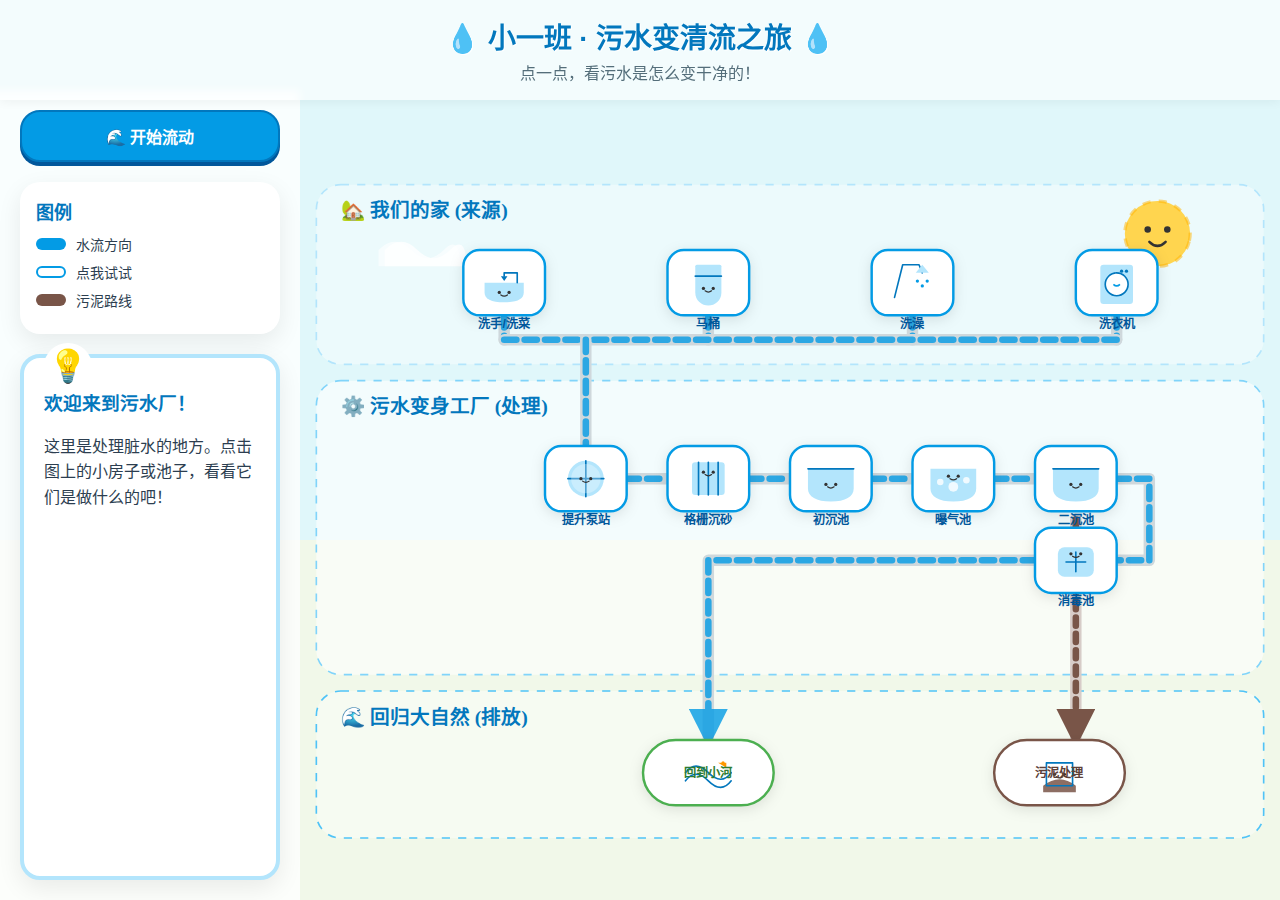
<file: index.html>
<!DOCTYPE html>
<html lang="zh-CN">

<head>
  <meta charset="utf-8" />
  <meta name="viewport" content="width=device-width, initial-scale=1, maximum-scale=1" />
  <title>小一班 · 污水处理厂互动流程图</title>
  <meta name="description" content="面向小朋友的污水处理流程互动演示：从产生、管道输送、处理到排放。" />
  <link rel="stylesheet" href="./styles.css" />
</head>

<body>
  <header class="app-header">
    <h1>💧 小一班 · 污水变清流之旅 💧</h1>
    <p class="subtitle">点一点，看污水是怎么变干净的！</p>
  </header>

  <main class="app-main">
    <aside class="sidebar">
      <div class="controls">
        <button id="toggleFlow" class="btn primary">🌊 开始流动</button>
      </div>
      <div class="legend">
        <h3>图例</h3>
        <div class="legend-row"><span class="chip chip-water"></span> 水流方向</div>
        <div class="legend-row"><span class="chip chip-node"></span> 点我试试</div>
        <div class="legend-row"><span class="chip chip-sludge"></span> 污泥路线</div>
      </div>
      <div class="info-panel" id="infoPanel">
        <h3 id="infoTitle">欢迎来到污水厂！</h3>
        <p id="infoText">这里是处理脏水的地方。点击图上的小房子或池子，看看它们是做什么的吧！</p>
      </div>
    </aside>

    <section class="diagram">
      <!-- 新的布局：1200x800 -->
      <svg id="flowSvg" viewBox="0 0 1200 800" role="img" aria-label="污水处理流程图">
        <defs>
          <!-- 箭头 -->
          <marker id="arrow" viewBox="0 0 10 10" refX="8" refY="5" markerWidth="6" markerHeight="6" orient="auto">
            <path d="M 0 0 L 10 5 L 0 10 z" fill="#039be5" />
          </marker>
          <marker id="arrow-sludge" viewBox="0 0 10 10" refX="8" refY="5" markerWidth="6" markerHeight="6"
            orient="auto">
            <path d="M 0 0 L 10 5 L 0 10 z" fill="#795548" />
          </marker>

          <!-- 通用脸部 (Kawaii Face) -->
          <symbol id="face-happy" viewBox="0 0 20 10">
            <circle cx="4" cy="4" r="2" fill="#333" />
            <circle cx="16" cy="4" r="2" fill="#333" />
            <path d="M6 7 Q10 10 14 7" fill="none" stroke="#333" stroke-width="1.5" stroke-linecap="round" />
          </symbol>

          <!-- 新增生活来源图标 -->
          <symbol id="icon-toilet" viewBox="0 0 64 64">
            <path d="M16 24 H48 V44 C48 54 40 60 32 60 C24 60 16 54 16 44 V24 Z" class="icon-fill" />
            <rect x="16" y="10" width="32" height="14" rx="2" class="icon-fill" />
            <path d="M16 24 H48" class="icon-path" />
            <use href="#face-happy" x="22" y="35" width="20" height="10" />
          </symbol>

          <symbol id="icon-shower" viewBox="0 0 64 64">
            <path d="M10 50 L20 10 L40 10 L44 20" class="icon-path" fill="none" />
            <path d="M36 20 L52 20 L44 10 Z" class="icon-fill" />
            <!-- 水滴 -->
            <circle cx="38" cy="30" r="2" fill="#039be5" />
            <circle cx="44" cy="36" r="2" fill="#039be5" />
            <circle cx="50" cy="30" r="2" fill="#039be5" />
          </symbol>

          <symbol id="icon-washer" viewBox="0 0 64 64">
            <rect x="12" y="10" width="40" height="48" rx="4" class="icon-fill" />
            <circle cx="32" cy="34" r="14" fill="#fff" stroke="#0277bd" stroke-width="2" />
            <path d="M28 34 Q32 38 36 34" fill="none" stroke="#039be5" stroke-width="2" />
            <circle cx="44" cy="18" r="2" fill="#0277bd" />
            <circle cx="38" cy="18" r="2" fill="#0277bd" />
          </symbol>

          <symbol id="icon-sink" viewBox="0 0 64 64">
            <path d="M8 32 H56 V44 C56 52 48 56 32 56 C16 56 8 52 8 44 V32 Z" class="icon-fill" />
            <path d="M48 32 V20 H32 V24" class="icon-path" fill="none" />
            <path d="M28 24 H36 L32 30 Z" fill="#0277bd" />
            <use href="#face-happy" x="22" y="40" width="20" height="10" />
          </symbol>

          <!-- 图标定义 -->
          <symbol id="icon-house" viewBox="0 0 64 64">
            <path d="M8 32 L32 10 L56 32 V54 H8 V32 Z" class="icon-fill" />
            <path d="M8 32 L32 10 L56 32" class="icon-path" />
            <rect x="24" y="36" width="16" height="18" class="icon-path" fill="#fff" />
            <!-- 烟囱 -->
            <rect x="42" y="16" width="8" height="12" fill="#90a4ae" />
          </symbol>

          <symbol id="icon-pipe" viewBox="0 0 64 64">
            <rect x="4" y="20" width="56" height="24" rx="12" class="icon-fill" />
            <path d="M10 32 H54" class="icon-path" stroke-dasharray="4 4" />
          </symbol>
          <symbol id="icon-pump" viewBox="0 0 64 64">
            <circle cx="32" cy="32" r="22" class="icon-fill" />
            <path d="M32 10 V54 M10 32 H54" class="icon-path" />
            <circle cx="32" cy="32" r="18" fill="#fff" opacity="0.3" />
            <use href="#face-happy" x="22" y="28" width="20" height="10" />
          </symbol>

          <symbol id="icon-grid" viewBox="0 0 64 64">
            <rect x="12" y="12" width="40" height="40" rx="4" class="icon-fill" />
            <path d="M20 12 V52 M32 12 V52 M44 12 V52" class="icon-path" />
            <use href="#face-happy" x="22" y="20" width="20" height="10" />
          </symbol>

          <symbol id="icon-tank" viewBox="0 0 64 64">
            <path d="M4 20 H60 V44 C60 54 50 60 32 60 C14 60 4 54 4 44 V20 Z" class="icon-fill" />
            <path d="M4 20 H60" class="icon-path" />
            <use href="#face-happy" x="22" y="35" width="20" height="10" />
          </symbol>

          <symbol id="icon-bubbles" viewBox="0 0 64 64">
            <path d="M4 20 H60 V44 C60 54 50 60 32 60 C14 60 4 54 4 44 V20 Z" class="icon-fill" />
            <circle cx="16" cy="36" r="4" fill="#fff" opacity="0.8" />
            <circle cx="32" cy="42" r="6" fill="#fff" opacity="0.8" />
            <circle cx="48" cy="34" r="4" fill="#fff" opacity="0.8" />
            <use href="#face-happy" x="22" y="25" width="20" height="10" />
          </symbol>

          <symbol id="icon-disinfect" viewBox="0 0 64 64">
            <rect x="10" y="16" width="44" height="36" rx="8" class="icon-fill" />
            <path d="M32 22 V46 M20 34 H44" class="icon-path" stroke="#fff" stroke-width="4" />
            <use href="#face-happy" x="22" y="20" width="20" height="10" />
          </symbol>

          <symbol id="icon-river" viewBox="0 0 64 64">
            <path d="M4 32 Q16 16 32 32 T60 32" class="icon-path" />
            <path d="M4 42 Q16 26 32 42 T60 42" class="icon-path" />
            <circle cx="50" cy="20" r="2" fill="#ff9800" />
            <!-- 小鱼眼 -->
            <path d="M44 20 L54 20 L54 26 Z" fill="#ff9800" />
            <!-- 小鱼 -->
          </symbol>

          <symbol id="icon-sludge" viewBox="0 0 64 64">
            <path d="M12 48 Q32 32 52 48 V56 H12 Z" fill="#8d6e63" />
            <rect x="16" y="20" width="32" height="28" class="icon-path" fill="#d7ccc8" />
            <use href="#face-happy" x="22" y="30" width="20" height="10" />
          </symbol>
        </defs>

        <!-- 区域背景框 (更圆润，颜色更柔和) -->
        <!-- Source Zone: y=20, h=220 (was 180) -->
        <rect x="20" y="20" width="1160" height="220" fill="rgba(255,255,255,0.4)" rx="30" stroke="#b3e5fc"
          stroke-width="2" stroke-dasharray="10 10" />
        <text x="50" y="60" fill="#0277bd" font-size="24" font-weight="bold"
          style="font-family: 'Comic Sans MS', cursive;">🏡 我们的家 (来源)</text>

        <!-- Treatment Zone: y=260 (was 220), h=360 -->
        <rect x="20" y="260" width="1160" height="360" fill="rgba(255,255,255,0.6)" rx="30" stroke="#81d4fa"
          stroke-width="2" stroke-dasharray="10 10" />
        <text x="50" y="300" fill="#0277bd" font-size="24" font-weight="bold"
          style="font-family: 'Comic Sans MS', cursive;">⚙️ 污水变身工厂 (处理)</text>

        <!-- Discharge Zone: y=640 (was 600), h=180 -->
        <rect x="20" y="640" width="1160" height="180" fill="rgba(255,255,255,0.4)" rx="30" stroke="#4fc3f7"
          stroke-width="2" stroke-dasharray="10 10" />
        <text x="50" y="680" fill="#0277bd" font-size="24" font-weight="bold"
          style="font-family: 'Comic Sans MS', cursive;">🌊 回归大自然 (排放)</text>

        <!-- 背景装饰：天空与草地 (移到这里，位于背景框之上) -->
        <!-- 太阳 -->
        <g transform="translate(1050, 80)">
          <circle r="40" fill="#ffd54f" />
          <circle r="40" fill="none" stroke="#ffb300" stroke-width="4" stroke-dasharray="10 10" opacity="0.5">
            <animateTransform attributeName="transform" type="rotate" from="0" to="360" dur="20s"
              repeatCount="indefinite" />
          </circle>
          <!-- 太阳笑脸 -->
          <circle cx="-12" cy="-5" r="4" fill="#333" />
          <circle cx="12" cy="-5" r="4" fill="#333" />
          <path d="M-10 10 Q0 20 10 10" fill="none" stroke="#333" stroke-width="3" stroke-linecap="round" />
        </g>

        <!-- 云朵 -->
        <g opacity="0.8">
          <path d="M100 100 Q120 80 140 100 T180 100 T200 120 H100 Z" fill="#fff" />
          <animateTransform attributeName="transform" type="translate" values="0 0; 20 0; 0 0" dur="8s"
            repeatCount="indefinite" />
        </g>
        <g opacity="0.6" transform="translate(400, -20)">
          <path d="M100 100 Q120 80 140 100 T180 100 T200 120 H100 Z" fill="#fff" />
          <animateTransform attributeName="transform" type="translate" values="0 0; -30 0; 0 0" dur="12s"
            repeatCount="indefinite" />
        </g>


        <!-- 连线 (Pipes) -->
        <!-- 1. Sources -> Collector Pipe -> Pump -->

        <!-- 竖向连接管 (从节点底部 y=180 到 汇集管 y=210) -->
        <path d="M250 180 L250 210" class="pipe-bg" /> <!-- Sink -->
        <path d="M250 180 L250 210" class="flow-line" />

        <path d="M500 180 L500 210" class="pipe-bg" /> <!-- Toilet -->
        <path d="M500 180 L500 210" class="flow-line" />

        <path d="M750 180 L750 210" class="pipe-bg" /> <!-- Shower -->
        <path d="M750 180 L750 210" class="flow-line" />

        <path d="M1000 180 L1000 210" class="pipe-bg" /> <!-- Washer -->
        <path d="M1000 180 L1000 210" class="flow-line" />

        <!-- 汇集管：分为两段汇聚到中间 (y=210) -->
        <!-- 左边段 -->
        <path d="M250 210 L350 210" class="pipe-bg" />
        <path d="M250 210 L350 210" class="flow-line" />

        <!-- 右边段 -->
        <path d="M1000 210 L350 210" class="pipe-bg" />
        <path d="M1000 210 L350 210" class="flow-line" />

        <!-- 汇集后流向泵站 (x=350, Pump Top y=340) -->
        <path d="M350 210 L350 340" class="pipe-bg" />
        <path d="M350 210 L350 340" class="flow-line" />


        <!-- 2. Pump -> Grid (y=380) -->
        <path d="M400 380 L450 380" class="pipe-bg" />
        <path d="M400 380 L450 380" class="flow-line" />

        <!-- 3. Grid -> Primary -->
        <path d="M550 380 L600 380" class="pipe-bg" />
        <path d="M550 380 L600 380" class="flow-line" />

        <!-- 4. Primary -> Aeration -->
        <path d="M700 380 L750 380" class="pipe-bg" />
        <path d="M700 380 L750 380" class="flow-line" />

        <!-- 5. Aeration -> Secondary -->
        <path d="M850 380 L900 380" class="pipe-bg" />
        <path d="M850 380 L900 380" class="flow-line" />

        <!-- 6. Secondary -> Disinfect (Row 2 y=480) -->
        <path d="M1000 380 L1040 380 L1040 480 L1000 480" class="pipe-bg" />
        <path d="M1000 380 L1040 380 L1040 480 L1000 480" class="flow-line" />

        <!-- 7. Disinfect -> River (y=700) -->
        <path d="M900 480 L500 480 L500 700" class="pipe-bg" />
        <path d="M900 480 L500 480 L500 700" class="flow-line" marker-end="url(#arrow)" />

        <!-- 8. Sludge: Secondary -> Sludge Tank (y=700) -->
        <path d="M950 430 L950 700" class="pipe-bg" style="stroke: #d7ccc8;" />
        <path d="M950 430 L950 700" class="sludge-line" marker-end="url(#arrow-sludge)" />


        <!-- 节点 (Nodes) -->

        <!-- Sources (4个) - y=100 -->
        <g class="node-group step" id="src-sink" transform="translate(200, 100)" data-title="洗手/洗菜"
          data-text="洗手、洗菜、洗碗的水，虽然看起来不脏，但也需要处理哦。">
          <rect x="0" y="0" width="100" height="80" rx="20" class="node-bg" />
          <use href="#icon-sink" x="18" y="8" width="64" height="64" />
          <text x="50" y="95" class="node-title">洗手/洗菜</text>
        </g>

        <g class="node-group step" id="src-toilet" transform="translate(450, 100)" data-title="马桶冲水"
          data-text="冲马桶的水里有很多细菌和脏东西，一定要好好处理！">
          <rect x="0" y="0" width="100" height="80" rx="20" class="node-bg" />
          <use href="#icon-toilet" x="18" y="8" width="64" height="64" />
          <text x="50" y="95" class="node-title">马桶</text>
        </g>

        <g class="node-group step" id="src-shower" transform="translate(700, 100)" data-title="洗澡水"
          data-text="洗澡用了很多沐浴露和香皂，这些泡泡水也要去污水厂。">
          <rect x="0" y="0" width="100" height="80" rx="20" class="node-bg" />
          <use href="#icon-shower" x="18" y="8" width="64" height="64" />
          <text x="50" y="95" class="node-title">洗澡</text>
        </g>

        <g class="node-group step" id="src-washer" transform="translate(950, 100)" data-title="洗衣机"
          data-text="洗衣服的水里有洗衣液和衣服上的灰尘。">
          <rect x="0" y="0" width="100" height="80" rx="20" class="node-bg" />
          <use href="#icon-washer" x="18" y="8" width="64" height="64" />
          <text x="50" y="95" class="node-title">洗衣机</text>
        </g>

        <!-- Pump - y=340 -->
        <g class="node-group step" id="pump" transform="translate(300, 340)" data-title="提升泵站"
          data-text="泵站像大力士，把低处的污水抽到高处，让它能流进处理厂。">
          <rect x="0" y="0" width="100" height="80" rx="20" class="node-bg" />
          <use href="#icon-pump" x="18" y="8" width="64" height="64" />
          <text x="50" y="95" class="node-title">提升泵站</text>
        </g>

        <!-- Grid -->
        <g class="node-group step" id="pretreat" transform="translate(450, 340)" data-title="格栅与沉砂"
          data-text="像筛子一样，把大垃圾和沙石头拦住，保护后面的设备。">
          <rect x="0" y="0" width="100" height="80" rx="20" class="node-bg" />
          <use href="#icon-grid" x="18" y="8" width="64" height="64" />
          <text x="50" y="95" class="node-title">格栅沉砂</text>
        </g>

        <!-- Primary -->
        <g class="node-group step" id="primary" transform="translate(600, 340)" data-title="初沉池"
          data-text="让水静静地休息一会儿，重一点的脏东西就会沉到水底。">
          <rect x="0" y="0" width="100" height="80" rx="20" class="node-bg" />
          <use href="#icon-tank" x="18" y="8" width="64" height="64" />
          <text x="50" y="95" class="node-title">初沉池</text>
        </g>

        <!-- Aeration -->
        <g class="node-group step" id="aeration" transform="translate(750, 340)" data-title="曝气池"
          data-text="这里有很多微生物宝宝，给它们吹吹氧气，它们就会吃掉水里的脏东西！">
          <rect x="0" y="0" width="100" height="80" rx="20" class="node-bg" />
          <use href="#icon-bubbles" x="18" y="8" width="64" height="64" />
          <text x="50" y="95" class="node-title">曝气池</text>
        </g>

        <!-- Secondary -->
        <g class="node-group step" id="secondary" transform="translate(900, 340)" data-title="二沉池"
          data-text="微生物吃饱了，在这里和水分开。干净水在上面，泥巴在下面。">
          <rect x="0" y="0" width="100" height="80" rx="20" class="node-bg" />
          <use href="#icon-tank" x="18" y="8" width="64" height="64" />
          <text x="50" y="95" class="node-title">二沉池</text>
        </g>

        <!-- Disinfect - y=440 -->
        <g class="node-group step" id="disinfect" transform="translate(900, 440)" data-title="消毒池"
          data-text="加一点消毒水，把剩下的坏细菌消灭掉，水就变干净啦！">
          <rect x="0" y="0" width="100" height="80" rx="20" class="node-bg" />
          <use href="#icon-disinfect" x="18" y="8" width="64" height="64" />
          <text x="50" y="95" class="node-title">消毒池</text>
        </g>

        <!-- River - y=700 -->
        <g class="node-group step" id="outfall" transform="translate(420, 700)" data-title="清水排放"
          data-text="处理好的干净水，终于可以回到小河里，鱼儿们好开心！">
          <rect x="0" y="0" width="160" height="80" rx="40" class="node-bg" style="stroke: #4caf50;" />
          <use href="#icon-river" x="48" y="8" width="64" height="64" />
          <text x="80" y="45" class="node-title" style="fill: #2e7d32;">回到小河</text>
        </g>

        <!-- Sludge - y=700 -->
        <g class="node-group step" id="sludge" transform="translate(850, 700)" data-title="污泥处理"
          data-text="沉下来的泥巴被挤干水分，变成泥饼，运走做肥料或者填埋。">
          <rect x="0" y="0" width="160" height="80" rx="40" class="node-bg sludge-node" />
          <use href="#icon-sludge" x="48" y="8" width="64" height="64" />
          <text x="80" y="45" class="node-title" style="fill: #5d4037;">污泥处理</text>
        </g>

      </svg>
    </section>
  </main>

  <script src="./app.js"></script>
</body>

</html>
</file>
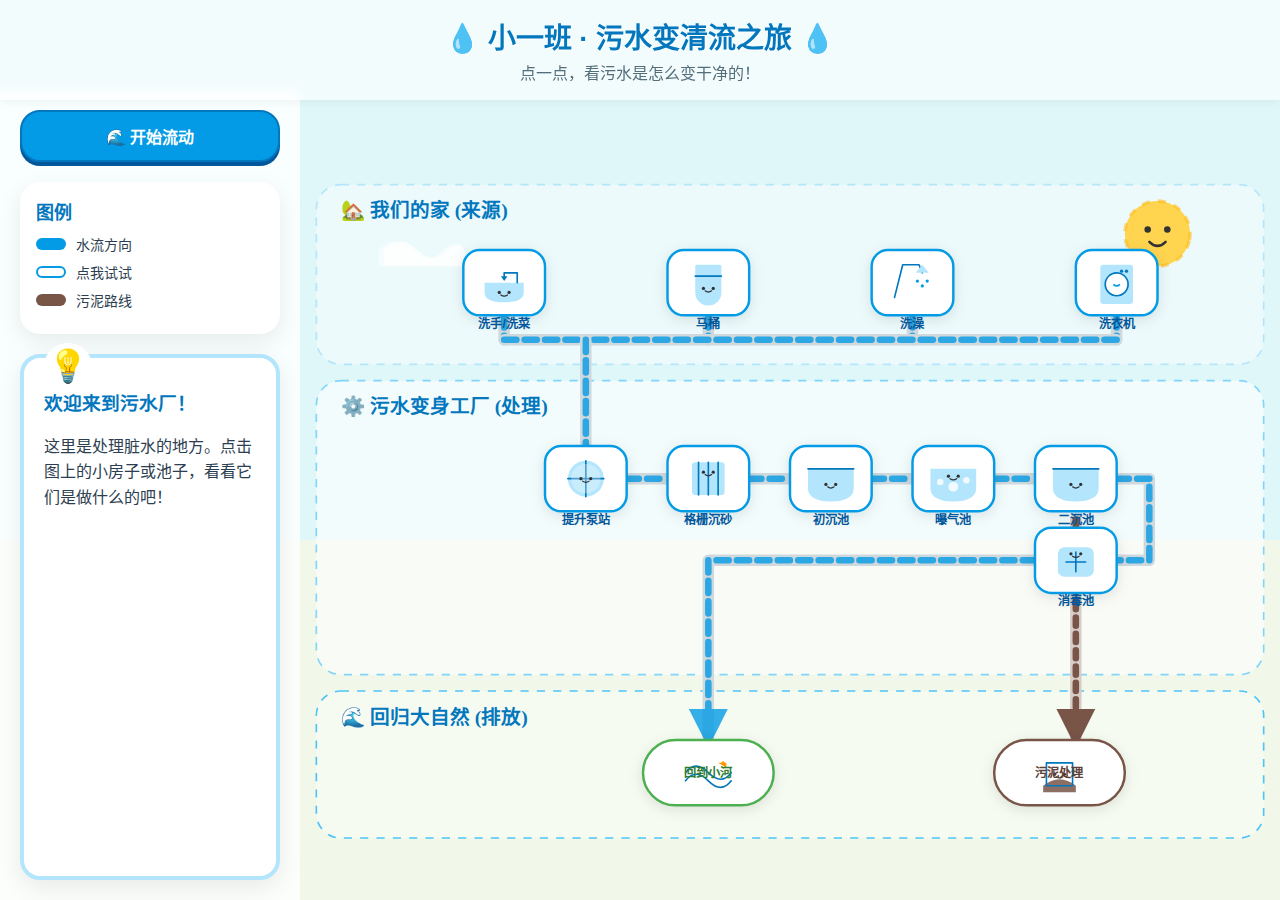
<file: packaged_index.html>
<!DOCTYPE html>
<html lang="zh-CN">

<head>
    <meta charset="utf-8" />
    <meta name="viewport" content="width=device-width, initial-scale=1, maximum-scale=1" />
    <title>小一班 · 污水处理厂互动流程图</title>
    <meta name="description" content="面向小朋友的污水处理流程互动演示：从产生、管道输送、处理到排放。" />
    <style>
        :root {
            /* 天空与背景 */
            --bg-sky: #e0f7fa;
            --bg-ground: #f1f8e9;

            /* 面板颜色 */
            --panel: #ffffff;
            --text: #2c3e50;
            --muted: #607d8b;

            /* 流程颜色 - 更鲜艳 */
            --primary: #039be5;
            /* 水的主色 */
            --primary-light: #b3e5fc;
            --sludge: #795548;
            /* 污泥 */
            --sludge-light: #d7ccc8;

            /* 节点背景 */
            --node-bg: #ffffff;
            --node-border: #0288d1;
            --node-shadow: rgba(2, 136, 209, 0.2);

            --shadow: 0 8px 24px rgba(0, 0, 0, 0.08);
            --radius: 20px;
        }

        * {
            box-sizing: border-box;
        }

        html,
        body {
            margin: 0;
            padding: 0;
            width: 100%;
            height: 100%;
            background: linear-gradient(to bottom, var(--bg-sky) 0%, var(--bg-sky) 60%, var(--bg-ground) 60%, var(--bg-ground) 100%);
            color: var(--text);
            font-family: "Comic Sans MS", "Chalkboard SE", "Softbrush", sans-serif;
            /* 尝试用一点可爱的字体，如果没有则回退 */
        }

        .app-header {
            padding: 16px;
            text-align: center;
            background: rgba(255, 255, 255, 0.6);
            backdrop-filter: blur(4px);
            position: fixed;
            top: 0;
            left: 0;
            right: 0;
            z-index: 100;
            box-shadow: 0 2px 10px rgba(0, 0, 0, 0.05);
        }

        .app-header h1 {
            margin: 0;
            font-size: 28px;
            color: #0277bd;
            text-shadow: 1px 1px 0 #fff;
        }

        .subtitle {
            margin: 4px 0 0;
            color: #546e7a;
            font-size: 16px;
        }

        .app-main {
            padding-top: 90px;
            /* header height */
            height: 100vh;
            display: flex;
            flex-direction: row;
            overflow: hidden;
        }

        .sidebar {
            width: 300px;
            padding: 20px;
            display: flex;
            flex-direction: column;
            gap: 20px;
            background: rgba(255, 255, 255, 0.8);
            z-index: 10;
        }

        .controls {
            display: flex;
            gap: 12px;
        }

        .btn {
            flex: 1;
            border: none;
            background: #fff;
            color: var(--primary);
            padding: 12px;
            border-radius: var(--radius);
            font-size: 16px;
            font-weight: bold;
            cursor: pointer;
            box-shadow: 0 4px 0 #b3e5fc;
            transition: transform 0.1s;
            border: 2px solid #b3e5fc;
        }

        .btn:active {
            transform: translateY(4px);
            box-shadow: none;
        }

        .btn.primary {
            background: var(--primary);
            color: #fff;
            border-color: #0277bd;
            box-shadow: 0 4px 0 #01579b;
        }

        .legend {
            background: #fff;
            padding: 16px;
            border-radius: var(--radius);
            box-shadow: var(--shadow);
        }

        .legend h3 {
            margin: 0 0 10px;
            font-size: 18px;
            color: #0277bd;
        }

        .legend-row {
            display: flex;
            align-items: center;
            gap: 10px;
            margin-bottom: 8px;
            font-size: 14px;
        }

        .chip {
            width: 30px;
            height: 12px;
            border-radius: 6px;
        }

        .chip-water {
            background: var(--primary);
        }

        .chip-sludge {
            background: var(--sludge);
        }

        .chip-node {
            background: #fff;
            border: 2px solid var(--primary);
        }

        .info-panel {
            flex: 1;
            background: #fff;
            border-radius: var(--radius);
            padding: 20px;
            box-shadow: var(--shadow);
            border: 4px solid #b3e5fc;
            position: relative;
        }

        .info-panel::before {
            content: "💡";
            position: absolute;
            top: -15px;
            left: 20px;
            font-size: 32px;
            background: #fff;
            border-radius: 50%;
            padding: 4px;
        }

        .info-panel h3 {
            margin-top: 10px;
            color: #0277bd;
        }

        .info-panel p {
            line-height: 1.6;
            font-size: 16px;
        }

        .diagram {
            flex: 1;
            position: relative;
            overflow: hidden;
            /* SVG pan/zoom if needed, but we'll fit to screen */
            display: flex;
            justify-content: center;
            align-items: center;
        }

        /* SVG Styles */
        #flowSvg {
            width: 100%;
            height: 100%;
            max-width: 1400px;
        }

        .node-group {
            cursor: pointer;
        }

        /* .node-group:hover { transform: scale(1.05); }  <-- Removed to prevent overriding SVG translate */

        .node-bg {
            fill: #fff;
            stroke: var(--primary);
            stroke-width: 3;
            transition: all 0.2s ease;
            filter: drop-shadow(0 4px 8px rgba(0, 0, 0, 0.1));
        }

        /* Bouncy Animation */
        @keyframes bounce {

            0%,
            100% {
                transform: scale(1);
            }

            50% {
                transform: scale(1.1);
            }
        }

        .node-group:hover .node-bg {
            stroke: var(--primary-600);
            stroke-width: 5;
            filter: drop-shadow(0 8px 16px rgba(3, 155, 229, 0.3));
            /* Bouncy effect */
            animation: bounce 0.6s cubic-bezier(0.68, -0.55, 0.265, 1.55) infinite;
            transform-box: fill-box;
            transform-origin: center;
        }

        .node-bg.sludge-node {
            stroke: var(--sludge);
        }

        /* Playful Font Override */
        body {
            font-family: "Comic Sans MS", "Chalkboard SE", "Softbrush", "Fredoka One", sans-serif;
        }

        .node-title {
            font-family: "Comic Sans MS", "Chalkboard SE", sans-serif;
            font-size: 15px;
            fill: #01579b;
            font-weight: bold;
            text-anchor: middle;
            pointer-events: none;
        }

        /* Paths */
        .pipe-bg {
            fill: none;
            stroke: #cfd8dc;
            stroke-width: 14;
            stroke-linecap: round;
            stroke-linejoin: round;
        }

        .flow-line {
            fill: none;
            stroke: var(--primary);
            stroke-width: 8;
            stroke-linecap: round;
            stroke-linejoin: round;
            stroke-dasharray: 15 10;
            stroke-dashoffset: 0;
            opacity: 0.8;
        }

        .sludge-line {
            fill: none;
            stroke: var(--sludge);
            stroke-width: 8;
            stroke-linecap: round;
            stroke-linejoin: round;
            stroke-dasharray: 10 10;
        }

        /* Animations */
        @keyframes flowAnim {
            to {
                stroke-dashoffset: -25;
            }
        }

        .playing .flow-line {
            animation: flowAnim 1s linear infinite;
        }

        .playing .sludge-line {
            animation: flowAnim 1.5s linear infinite;
        }

        .active .node-bg {
            stroke: #ff9800;
            stroke-width: 5;
        }

        /* Icons */
        .icon-path {
            fill: none;
            stroke: #0277bd;
            stroke-width: 2;
            stroke-linecap: round;
            stroke-linejoin: round;
        }

        .icon-fill {
            fill: #b3e5fc;
            stroke: none;
        }

        /* Responsive */
        @media (max-width: 900px) {
            .app-main {
                flex-direction: column;
                overflow-y: auto;
                height: auto;
            }

            .sidebar {
                width: 100%;
                order: 2;
            }

            .diagram {
                height: 600px;
                order: 1;
            }
        }
    </style>
</head>

<body>
    <header class="app-header">
        <h1>💧 小一班 · 污水变清流之旅 💧</h1>
        <p class="subtitle">点一点，看污水是怎么变干净的！</p>
    </header>

    <main class="app-main">
        <aside class="sidebar">
            <div class="controls">
                <button id="toggleFlow" class="btn primary">🌊 开始流动</button>
            </div>
            <div class="legend">
                <h3>图例</h3>
                <div class="legend-row"><span class="chip chip-water"></span> 水流方向</div>
                <div class="legend-row"><span class="chip chip-node"></span> 点我试试</div>
                <div class="legend-row"><span class="chip chip-sludge"></span> 污泥路线</div>
            </div>
            <div class="info-panel" id="infoPanel">
                <h3 id="infoTitle">欢迎来到污水厂！</h3>
                <p id="infoText">这里是处理脏水的地方。点击图上的小房子或池子，看看它们是做什么的吧！</p>
            </div>
        </aside>

        <section class="diagram">
            <!-- 新的布局：1200x800 -->
            <svg id="flowSvg" viewBox="0 0 1200 800" role="img" aria-label="污水处理流程图">
                <defs>
                    <!-- 箭头 -->
                    <marker id="arrow" viewBox="0 0 10 10" refX="8" refY="5" markerWidth="6" markerHeight="6"
                        orient="auto">
                        <path d="M 0 0 L 10 5 L 0 10 z" fill="#039be5" />
                    </marker>
                    <marker id="arrow-sludge" viewBox="0 0 10 10" refX="8" refY="5" markerWidth="6" markerHeight="6"
                        orient="auto">
                        <path d="M 0 0 L 10 5 L 0 10 z" fill="#795548" />
                    </marker>

                    <!-- 通用脸部 (Kawaii Face) -->
                    <symbol id="face-happy" viewBox="0 0 20 10">
                        <circle cx="4" cy="4" r="2" fill="#333" />
                        <circle cx="16" cy="4" r="2" fill="#333" />
                        <path d="M6 7 Q10 10 14 7" fill="none" stroke="#333" stroke-width="1.5"
                            stroke-linecap="round" />
                    </symbol>

                    <!-- 新增生活来源图标 -->
                    <symbol id="icon-toilet" viewBox="0 0 64 64">
                        <path d="M16 24 H48 V44 C48 54 40 60 32 60 C24 60 16 54 16 44 V24 Z" class="icon-fill" />
                        <rect x="16" y="10" width="32" height="14" rx="2" class="icon-fill" />
                        <path d="M16 24 H48" class="icon-path" />
                        <use href="#face-happy" x="22" y="35" width="20" height="10" />
                    </symbol>

                    <symbol id="icon-shower" viewBox="0 0 64 64">
                        <path d="M10 50 L20 10 L40 10 L44 20" class="icon-path" fill="none" />
                        <path d="M36 20 L52 20 L44 10 Z" class="icon-fill" />
                        <!-- 水滴 -->
                        <circle cx="38" cy="30" r="2" fill="#039be5" />
                        <circle cx="44" cy="36" r="2" fill="#039be5" />
                        <circle cx="50" cy="30" r="2" fill="#039be5" />
                    </symbol>

                    <symbol id="icon-washer" viewBox="0 0 64 64">
                        <rect x="12" y="10" width="40" height="48" rx="4" class="icon-fill" />
                        <circle cx="32" cy="34" r="14" fill="#fff" stroke="#0277bd" stroke-width="2" />
                        <path d="M28 34 Q32 38 36 34" fill="none" stroke="#039be5" stroke-width="2" />
                        <circle cx="44" cy="18" r="2" fill="#0277bd" />
                        <circle cx="38" cy="18" r="2" fill="#0277bd" />
                    </symbol>

                    <symbol id="icon-sink" viewBox="0 0 64 64">
                        <path d="M8 32 H56 V44 C56 52 48 56 32 56 C16 56 8 52 8 44 V32 Z" class="icon-fill" />
                        <path d="M48 32 V20 H32 V24" class="icon-path" fill="none" />
                        <path d="M28 24 H36 L32 30 Z" fill="#0277bd" />
                        <use href="#face-happy" x="22" y="40" width="20" height="10" />
                    </symbol>

                    <!-- 图标定义 -->
                    <symbol id="icon-house" viewBox="0 0 64 64">
                        <path d="M8 32 L32 10 L56 32 V54 H8 V32 Z" class="icon-fill" />
                        <path d="M8 32 L32 10 L56 32" class="icon-path" />
                        <rect x="24" y="36" width="16" height="18" class="icon-path" fill="#fff" />
                        <!-- 烟囱 -->
                        <rect x="42" y="16" width="8" height="12" fill="#90a4ae" />
                    </symbol>

                    <symbol id="icon-pipe" viewBox="0 0 64 64">
                        <rect x="4" y="20" width="56" height="24" rx="12" class="icon-fill" />
                        <path d="M10 32 H54" class="icon-path" stroke-dasharray="4 4" />
                    </symbol>
                    <symbol id="icon-pump" viewBox="0 0 64 64">
                        <circle cx="32" cy="32" r="22" class="icon-fill" />
                        <path d="M32 10 V54 M10 32 H54" class="icon-path" />
                        <circle cx="32" cy="32" r="18" fill="#fff" opacity="0.3" />
                        <use href="#face-happy" x="22" y="28" width="20" height="10" />
                    </symbol>

                    <symbol id="icon-grid" viewBox="0 0 64 64">
                        <rect x="12" y="12" width="40" height="40" rx="4" class="icon-fill" />
                        <path d="M20 12 V52 M32 12 V52 M44 12 V52" class="icon-path" />
                        <use href="#face-happy" x="22" y="20" width="20" height="10" />
                    </symbol>

                    <symbol id="icon-tank" viewBox="0 0 64 64">
                        <path d="M4 20 H60 V44 C60 54 50 60 32 60 C14 60 4 54 4 44 V20 Z" class="icon-fill" />
                        <path d="M4 20 H60" class="icon-path" />
                        <use href="#face-happy" x="22" y="35" width="20" height="10" />
                    </symbol>

                    <symbol id="icon-bubbles" viewBox="0 0 64 64">
                        <path d="M4 20 H60 V44 C60 54 50 60 32 60 C14 60 4 54 4 44 V20 Z" class="icon-fill" />
                        <circle cx="16" cy="36" r="4" fill="#fff" opacity="0.8" />
                        <circle cx="32" cy="42" r="6" fill="#fff" opacity="0.8" />
                        <circle cx="48" cy="34" r="4" fill="#fff" opacity="0.8" />
                        <use href="#face-happy" x="22" y="25" width="20" height="10" />
                    </symbol>

                    <symbol id="icon-disinfect" viewBox="0 0 64 64">
                        <rect x="10" y="16" width="44" height="36" rx="8" class="icon-fill" />
                        <path d="M32 22 V46 M20 34 H44" class="icon-path" stroke="#fff" stroke-width="4" />
                        <use href="#face-happy" x="22" y="20" width="20" height="10" />
                    </symbol>

                    <symbol id="icon-river" viewBox="0 0 64 64">
                        <path d="M4 32 Q16 16 32 32 T60 32" class="icon-path" />
                        <path d="M4 42 Q16 26 32 42 T60 42" class="icon-path" />
                        <circle cx="50" cy="20" r="2" fill="#ff9800" />
                        <!-- 小鱼眼 -->
                        <path d="M44 20 L54 20 L54 26 Z" fill="#ff9800" />
                        <!-- 小鱼 -->
                    </symbol>

                    <symbol id="icon-sludge" viewBox="0 0 64 64">
                        <path d="M12 48 Q32 32 52 48 V56 H12 Z" fill="#8d6e63" />
                        <rect x="16" y="20" width="32" height="28" class="icon-path" fill="#d7ccc8" />
                        <use href="#face-happy" x="22" y="30" width="20" height="10" />
                    </symbol>
                </defs>

                <!-- 区域背景框 (更圆润，颜色更柔和) -->
                <!-- Source Zone: y=20, h=220 (was 180) -->
                <rect x="20" y="20" width="1160" height="220" fill="rgba(255,255,255,0.4)" rx="30" stroke="#b3e5fc"
                    stroke-width="2" stroke-dasharray="10 10" />
                <text x="50" y="60" fill="#0277bd" font-size="24" font-weight="bold"
                    style="font-family: 'Comic Sans MS', cursive;">🏡 我们的家 (来源)</text>

                <!-- Treatment Zone: y=260 (was 220), h=360 -->
                <rect x="20" y="260" width="1160" height="360" fill="rgba(255,255,255,0.6)" rx="30" stroke="#81d4fa"
                    stroke-width="2" stroke-dasharray="10 10" />
                <text x="50" y="300" fill="#0277bd" font-size="24" font-weight="bold"
                    style="font-family: 'Comic Sans MS', cursive;">⚙️ 污水变身工厂 (处理)</text>

                <!-- Discharge Zone: y=640 (was 600), h=180 -->
                <rect x="20" y="640" width="1160" height="180" fill="rgba(255,255,255,0.4)" rx="30" stroke="#4fc3f7"
                    stroke-width="2" stroke-dasharray="10 10" />
                <text x="50" y="680" fill="#0277bd" font-size="24" font-weight="bold"
                    style="font-family: 'Comic Sans MS', cursive;">🌊 回归大自然 (排放)</text>

                <!-- 背景装饰：天空与草地 (移到这里，位于背景框之上) -->
                <!-- 太阳 -->
                <g transform="translate(1050, 80)">
                    <circle r="40" fill="#ffd54f" />
                    <circle r="40" fill="none" stroke="#ffb300" stroke-width="4" stroke-dasharray="10 10" opacity="0.5">
                        <animateTransform attributeName="transform" type="rotate" from="0" to="360" dur="20s"
                            repeatCount="indefinite" />
                    </circle>
                    <!-- 太阳笑脸 -->
                    <circle cx="-12" cy="-5" r="4" fill="#333" />
                    <circle cx="12" cy="-5" r="4" fill="#333" />
                    <path d="M-10 10 Q0 20 10 10" fill="none" stroke="#333" stroke-width="3" stroke-linecap="round" />
                </g>

                <!-- 云朵 -->
                <g opacity="0.8">
                    <path d="M100 100 Q120 80 140 100 T180 100 T200 120 H100 Z" fill="#fff" />
                    <animateTransform attributeName="transform" type="translate" values="0 0; 20 0; 0 0" dur="8s"
                        repeatCount="indefinite" />
                </g>
                <g opacity="0.6" transform="translate(400, -20)">
                    <path d="M100 100 Q120 80 140 100 T180 100 T200 120 H100 Z" fill="#fff" />
                    <animateTransform attributeName="transform" type="translate" values="0 0; -30 0; 0 0" dur="12s"
                        repeatCount="indefinite" />
                </g>


                <!-- 连线 (Pipes) -->
                <!-- 1. Sources -> Collector Pipe -> Pump -->

                <!-- 竖向连接管 (从节点底部 y=180 到 汇集管 y=210) -->
                <path d="M250 180 L250 210" class="pipe-bg" /> <!-- Sink -->
                <path d="M250 180 L250 210" class="flow-line" />

                <path d="M500 180 L500 210" class="pipe-bg" /> <!-- Toilet -->
                <path d="M500 180 L500 210" class="flow-line" />

                <path d="M750 180 L750 210" class="pipe-bg" /> <!-- Shower -->
                <path d="M750 180 L750 210" class="flow-line" />

                <path d="M1000 180 L1000 210" class="pipe-bg" /> <!-- Washer -->
                <path d="M1000 180 L1000 210" class="flow-line" />

                <!-- 汇集管：分为两段汇聚到中间 (y=210) -->
                <!-- 左边段 -->
                <path d="M250 210 L350 210" class="pipe-bg" />
                <path d="M250 210 L350 210" class="flow-line" />

                <!-- 右边段 -->
                <path d="M1000 210 L350 210" class="pipe-bg" />
                <path d="M1000 210 L350 210" class="flow-line" />

                <!-- 汇集后流向泵站 (x=350, Pump Top y=340) -->
                <path d="M350 210 L350 340" class="pipe-bg" />
                <path d="M350 210 L350 340" class="flow-line" />


                <!-- 2. Pump -> Grid (y=380) -->
                <path d="M400 380 L450 380" class="pipe-bg" />
                <path d="M400 380 L450 380" class="flow-line" />

                <!-- 3. Grid -> Primary -->
                <path d="M550 380 L600 380" class="pipe-bg" />
                <path d="M550 380 L600 380" class="flow-line" />

                <!-- 4. Primary -> Aeration -->
                <path d="M700 380 L750 380" class="pipe-bg" />
                <path d="M700 380 L750 380" class="flow-line" />

                <!-- 5. Aeration -> Secondary -->
                <path d="M850 380 L900 380" class="pipe-bg" />
                <path d="M850 380 L900 380" class="flow-line" />

                <!-- 6. Secondary -> Disinfect (Row 2 y=480) -->
                <path d="M1000 380 L1040 380 L1040 480 L1000 480" class="pipe-bg" />
                <path d="M1000 380 L1040 380 L1040 480 L1000 480" class="flow-line" />

                <!-- 7. Disinfect -> River (y=700) -->
                <path d="M900 480 L500 480 L500 700" class="pipe-bg" />
                <path d="M900 480 L500 480 L500 700" class="flow-line" marker-end="url(#arrow)" />

                <!-- 8. Sludge: Secondary -> Sludge Tank (y=700) -->
                <path d="M950 430 L950 700" class="pipe-bg" style="stroke: #d7ccc8;" />
                <path d="M950 430 L950 700" class="sludge-line" marker-end="url(#arrow-sludge)" />


                <!-- 节点 (Nodes) -->

                <!-- Sources (4个) - y=100 -->
                <g class="node-group step" id="src-sink" transform="translate(200, 100)" data-title="洗手/洗菜"
                    data-text="洗手、洗菜、洗碗的水，虽然看起来不脏，但也需要处理哦。">
                    <rect x="0" y="0" width="100" height="80" rx="20" class="node-bg" />
                    <use href="#icon-sink" x="18" y="8" width="64" height="64" />
                    <text x="50" y="95" class="node-title">洗手/洗菜</text>
                </g>

                <g class="node-group step" id="src-toilet" transform="translate(450, 100)" data-title="马桶冲水"
                    data-text="冲马桶的水里有很多细菌和脏东西，一定要好好处理！">
                    <rect x="0" y="0" width="100" height="80" rx="20" class="node-bg" />
                    <use href="#icon-toilet" x="18" y="8" width="64" height="64" />
                    <text x="50" y="95" class="node-title">马桶</text>
                </g>

                <g class="node-group step" id="src-shower" transform="translate(700, 100)" data-title="洗澡水"
                    data-text="洗澡用了很多沐浴露和香皂，这些泡泡水也要去污水厂。">
                    <rect x="0" y="0" width="100" height="80" rx="20" class="node-bg" />
                    <use href="#icon-shower" x="18" y="8" width="64" height="64" />
                    <text x="50" y="95" class="node-title">洗澡</text>
                </g>

                <g class="node-group step" id="src-washer" transform="translate(950, 100)" data-title="洗衣机"
                    data-text="洗衣服的水里有洗衣液和衣服上的灰尘。">
                    <rect x="0" y="0" width="100" height="80" rx="20" class="node-bg" />
                    <use href="#icon-washer" x="18" y="8" width="64" height="64" />
                    <text x="50" y="95" class="node-title">洗衣机</text>
                </g>

                <!-- Pump - y=340 -->
                <g class="node-group step" id="pump" transform="translate(300, 340)" data-title="提升泵站"
                    data-text="泵站像大力士，把低处的污水抽到高处，让它能流进处理厂。">
                    <rect x="0" y="0" width="100" height="80" rx="20" class="node-bg" />
                    <use href="#icon-pump" x="18" y="8" width="64" height="64" />
                    <text x="50" y="95" class="node-title">提升泵站</text>
                </g>

                <!-- Grid -->
                <g class="node-group step" id="pretreat" transform="translate(450, 340)" data-title="格栅与沉砂"
                    data-text="像筛子一样，把大垃圾和沙石头拦住，保护后面的设备。">
                    <rect x="0" y="0" width="100" height="80" rx="20" class="node-bg" />
                    <use href="#icon-grid" x="18" y="8" width="64" height="64" />
                    <text x="50" y="95" class="node-title">格栅沉砂</text>
                </g>

                <!-- Primary -->
                <g class="node-group step" id="primary" transform="translate(600, 340)" data-title="初沉池"
                    data-text="让水静静地休息一会儿，重一点的脏东西就会沉到水底。">
                    <rect x="0" y="0" width="100" height="80" rx="20" class="node-bg" />
                    <use href="#icon-tank" x="18" y="8" width="64" height="64" />
                    <text x="50" y="95" class="node-title">初沉池</text>
                </g>

                <!-- Aeration -->
                <g class="node-group step" id="aeration" transform="translate(750, 340)" data-title="曝气池"
                    data-text="这里有很多微生物宝宝，给它们吹吹氧气，它们就会吃掉水里的脏东西！">
                    <rect x="0" y="0" width="100" height="80" rx="20" class="node-bg" />
                    <use href="#icon-bubbles" x="18" y="8" width="64" height="64" />
                    <text x="50" y="95" class="node-title">曝气池</text>
                </g>

                <!-- Secondary -->
                <g class="node-group step" id="secondary" transform="translate(900, 340)" data-title="二沉池"
                    data-text="微生物吃饱了，在这里和水分开。干净水在上面，泥巴在下面。">
                    <rect x="0" y="0" width="100" height="80" rx="20" class="node-bg" />
                    <use href="#icon-tank" x="18" y="8" width="64" height="64" />
                    <text x="50" y="95" class="node-title">二沉池</text>
                </g>

                <!-- Disinfect - y=440 -->
                <g class="node-group step" id="disinfect" transform="translate(900, 440)" data-title="消毒池"
                    data-text="加一点消毒水，把剩下的坏细菌消灭掉，水就变干净啦！">
                    <rect x="0" y="0" width="100" height="80" rx="20" class="node-bg" />
                    <use href="#icon-disinfect" x="18" y="8" width="64" height="64" />
                    <text x="50" y="95" class="node-title">消毒池</text>
                </g>

                <!-- River - y=700 -->
                <g class="node-group step" id="outfall" transform="translate(420, 700)" data-title="清水排放"
                    data-text="处理好的干净水，终于可以回到小河里，鱼儿们好开心！">
                    <rect x="0" y="0" width="160" height="80" rx="40" class="node-bg" style="stroke: #4caf50;" />
                    <use href="#icon-river" x="48" y="8" width="64" height="64" />
                    <text x="80" y="45" class="node-title" style="fill: #2e7d32;">回到小河</text>
                </g>

                <!-- Sludge - y=700 -->
                <g class="node-group step" id="sludge" transform="translate(850, 700)" data-title="污泥处理"
                    data-text="沉下来的泥巴被挤干水分，变成泥饼，运走做肥料或者填埋。">
                    <rect x="0" y="0" width="160" height="80" rx="40" class="node-bg sludge-node" />
                    <use href="#icon-sludge" x="48" y="8" width="64" height="64" />
                    <text x="80" y="45" class="node-title" style="fill: #5d4037;">污泥处理</text>
                </g>

            </svg>
        </section>
    </main>

    <script>
        (() => {
            const $ = (sel, ctx = document) => ctx.querySelector(sel);
            const $$ = (sel, ctx = document) => Array.from(ctx.querySelectorAll(sel));

            const flowPaths = $$(".flow-line");
            const sludgePaths = $$(".sludge-line");
            const nodes = $$(".node-group");
            const infoTitle = $("#infoTitle");
            const infoText = $("#infoText");
            const btnToggle = $("#toggleFlow");
            const btnReplay = $("#replayFlow");

            let playing = false;

            function setPlaying(next) {
                playing = next;
                document.body.classList.toggle("playing", playing);
                btnToggle.textContent = playing ? "⏸ 暂停流动" : "🌊 开始流动";
            }

            function replay() {
                // 重置动画
                const allPaths = flowPaths.concat(sludgePaths);
                allPaths.forEach(p => {
                    p.style.animation = "none";
                    // 触发回流
                    // eslint-disable-next-line no-unused-expressions
                    p.offsetHeight;
                    p.style.animation = "";
                });

                if (!playing) {
                    setPlaying(true);
                }
            }

            function clearActive() {
                nodes.forEach(n => n.classList.remove("active"));
            }

            function showInfoFromNode(el) {
                const title = el.getAttribute("data-title") || "流程节点";
                const text = el.getAttribute("data-text") || "";
                infoTitle.textContent = title;
                infoText.textContent = text;
            }

            // 绑定事件：节点点击
            nodes.forEach(node => {
                node.addEventListener("click", () => {
                    clearActive();
                    node.classList.add("active");
                    showInfoFromNode(node);
                });
                node.addEventListener("keydown", (e) => {
                    if (e.key === "Enter" || e.key === " ") {
                        e.preventDefault();
                        node.click();
                    }
                });
                node.setAttribute("tabindex", "0");
                node.setAttribute("role", "button");
                node.setAttribute("aria-label", node.getAttribute("data-title") || "流程节点");
            });

            // 控制按钮
            btnToggle.addEventListener("click", () => setPlaying(!playing));

            // 初始提示
            const first = $("#source");
            if (first) {
                first.classList.add("active");
                showInfoFromNode(first);
            }
        })();
    </script>
</body>

</html>
</file>
<file: styles.css>
:root {
  /* 天空与背景 */
  --bg-sky: #e0f7fa;
  --bg-ground: #f1f8e9;

  /* 面板颜色 */
  --panel: #ffffff;
  --text: #2c3e50;
  --muted: #607d8b;

  /* 流程颜色 - 更鲜艳 */
  --primary: #039be5;
  /* 水的主色 */
  --primary-light: #b3e5fc;
  --sludge: #795548;
  /* 污泥 */
  --sludge-light: #d7ccc8;

  /* 节点背景 */
  --node-bg: #ffffff;
  --node-border: #0288d1;
  --node-shadow: rgba(2, 136, 209, 0.2);

  --shadow: 0 8px 24px rgba(0, 0, 0, 0.08);
  --radius: 20px;
}

* {
  box-sizing: border-box;
}

html,
body {
  margin: 0;
  padding: 0;
  width: 100%;
  height: 100%;
  background: linear-gradient(to bottom, var(--bg-sky) 0%, var(--bg-sky) 60%, var(--bg-ground) 60%, var(--bg-ground) 100%);
  color: var(--text);
  font-family: "Comic Sans MS", "Chalkboard SE", "Softbrush", sans-serif;
  /* 尝试用一点可爱的字体，如果没有则回退 */
}

.app-header {
  padding: 16px;
  text-align: center;
  background: rgba(255, 255, 255, 0.6);
  backdrop-filter: blur(4px);
  position: fixed;
  top: 0;
  left: 0;
  right: 0;
  z-index: 100;
  box-shadow: 0 2px 10px rgba(0, 0, 0, 0.05);
}

.app-header h1 {
  margin: 0;
  font-size: 28px;
  color: #0277bd;
  text-shadow: 1px 1px 0 #fff;
}

.subtitle {
  margin: 4px 0 0;
  color: #546e7a;
  font-size: 16px;
}

.app-main {
  padding-top: 90px;
  /* header height */
  height: 100vh;
  display: flex;
  flex-direction: row;
  overflow: hidden;
}

.sidebar {
  width: 300px;
  padding: 20px;
  display: flex;
  flex-direction: column;
  gap: 20px;
  background: rgba(255, 255, 255, 0.8);
  z-index: 10;
}

.controls {
  display: flex;
  gap: 12px;
}

.btn {
  flex: 1;
  border: none;
  background: #fff;
  color: var(--primary);
  padding: 12px;
  border-radius: var(--radius);
  font-size: 16px;
  font-weight: bold;
  cursor: pointer;
  box-shadow: 0 4px 0 #b3e5fc;
  transition: transform 0.1s;
  border: 2px solid #b3e5fc;
}

.btn:active {
  transform: translateY(4px);
  box-shadow: none;
}

.btn.primary {
  background: var(--primary);
  color: #fff;
  border-color: #0277bd;
  box-shadow: 0 4px 0 #01579b;
}

.legend {
  background: #fff;
  padding: 16px;
  border-radius: var(--radius);
  box-shadow: var(--shadow);
}

.legend h3 {
  margin: 0 0 10px;
  font-size: 18px;
  color: #0277bd;
}

.legend-row {
  display: flex;
  align-items: center;
  gap: 10px;
  margin-bottom: 8px;
  font-size: 14px;
}

.chip {
  width: 30px;
  height: 12px;
  border-radius: 6px;
}

.chip-water {
  background: var(--primary);
}

.chip-sludge {
  background: var(--sludge);
}

.chip-node {
  background: #fff;
  border: 2px solid var(--primary);
}

.info-panel {
  flex: 1;
  background: #fff;
  border-radius: var(--radius);
  padding: 20px;
  box-shadow: var(--shadow);
  border: 4px solid #b3e5fc;
  position: relative;
}

.info-panel::before {
  content: "💡";
  position: absolute;
  top: -15px;
  left: 20px;
  font-size: 32px;
  background: #fff;
  border-radius: 50%;
  padding: 4px;
}

.info-panel h3 {
  margin-top: 10px;
  color: #0277bd;
}

.info-panel p {
  line-height: 1.6;
  font-size: 16px;
}

.diagram {
  flex: 1;
  position: relative;
  overflow: hidden;
  /* SVG pan/zoom if needed, but we'll fit to screen */
  display: flex;
  justify-content: center;
  align-items: center;
}

/* SVG Styles */
#flowSvg {
  width: 100%;
  height: 100%;
  max-width: 1400px;
}

.node-group {
  cursor: pointer;
}

/* .node-group:hover { transform: scale(1.05); }  <-- Removed to prevent overriding SVG translate */

.node-bg {
  fill: #fff;
  stroke: var(--primary);
  stroke-width: 3;
  transition: all 0.2s ease;
  filter: drop-shadow(0 4px 8px rgba(0, 0, 0, 0.1));
}

/* Bouncy Animation */
@keyframes bounce {

  0%,
  100% {
    transform: scale(1);
  }

  50% {
    transform: scale(1.1);
  }
}

.node-group:hover .node-bg {
  stroke: var(--primary-600);
  stroke-width: 5;
  filter: drop-shadow(0 8px 16px rgba(3, 155, 229, 0.3));
  /* Bouncy effect */
  animation: bounce 0.6s cubic-bezier(0.68, -0.55, 0.265, 1.55) infinite;
  transform-box: fill-box;
  transform-origin: center;
}

.node-bg.sludge-node {
  stroke: var(--sludge);
}

/* Playful Font Override */
body {
  font-family: "Comic Sans MS", "Chalkboard SE", "Softbrush", "Fredoka One", sans-serif;
}

.node-title {
  font-family: "Comic Sans MS", "Chalkboard SE", sans-serif;
  font-size: 15px;
  fill: #01579b;
  font-weight: bold;
  text-anchor: middle;
  pointer-events: none;
}

/* Paths */
.pipe-bg {
  fill: none;
  stroke: #cfd8dc;
  stroke-width: 14;
  stroke-linecap: round;
  stroke-linejoin: round;
}

.flow-line {
  fill: none;
  stroke: var(--primary);
  stroke-width: 8;
  stroke-linecap: round;
  stroke-linejoin: round;
  stroke-dasharray: 15 10;
  stroke-dashoffset: 0;
  opacity: 0.8;
}

.sludge-line {
  fill: none;
  stroke: var(--sludge);
  stroke-width: 8;
  stroke-linecap: round;
  stroke-linejoin: round;
  stroke-dasharray: 10 10;
}

/* Animations */
@keyframes flowAnim {
  to {
    stroke-dashoffset: -25;
  }
}

.playing .flow-line {
  animation: flowAnim 1s linear infinite;
}

.playing .sludge-line {
  animation: flowAnim 1.5s linear infinite;
}

.active .node-bg {
  stroke: #ff9800;
  stroke-width: 5;
}

/* Icons */
.icon-path {
  fill: none;
  stroke: #0277bd;
  stroke-width: 2;
  stroke-linecap: round;
  stroke-linejoin: round;
}

.icon-fill {
  fill: #b3e5fc;
  stroke: none;
}

/* Responsive */
@media (max-width: 900px) {
  .app-main {
    flex-direction: column;
    overflow-y: auto;
    height: auto;
  }

  .sidebar {
    width: 100%;
    order: 2;
  }

  .diagram {
    height: 600px;
    order: 1;
  }
}
</file>
